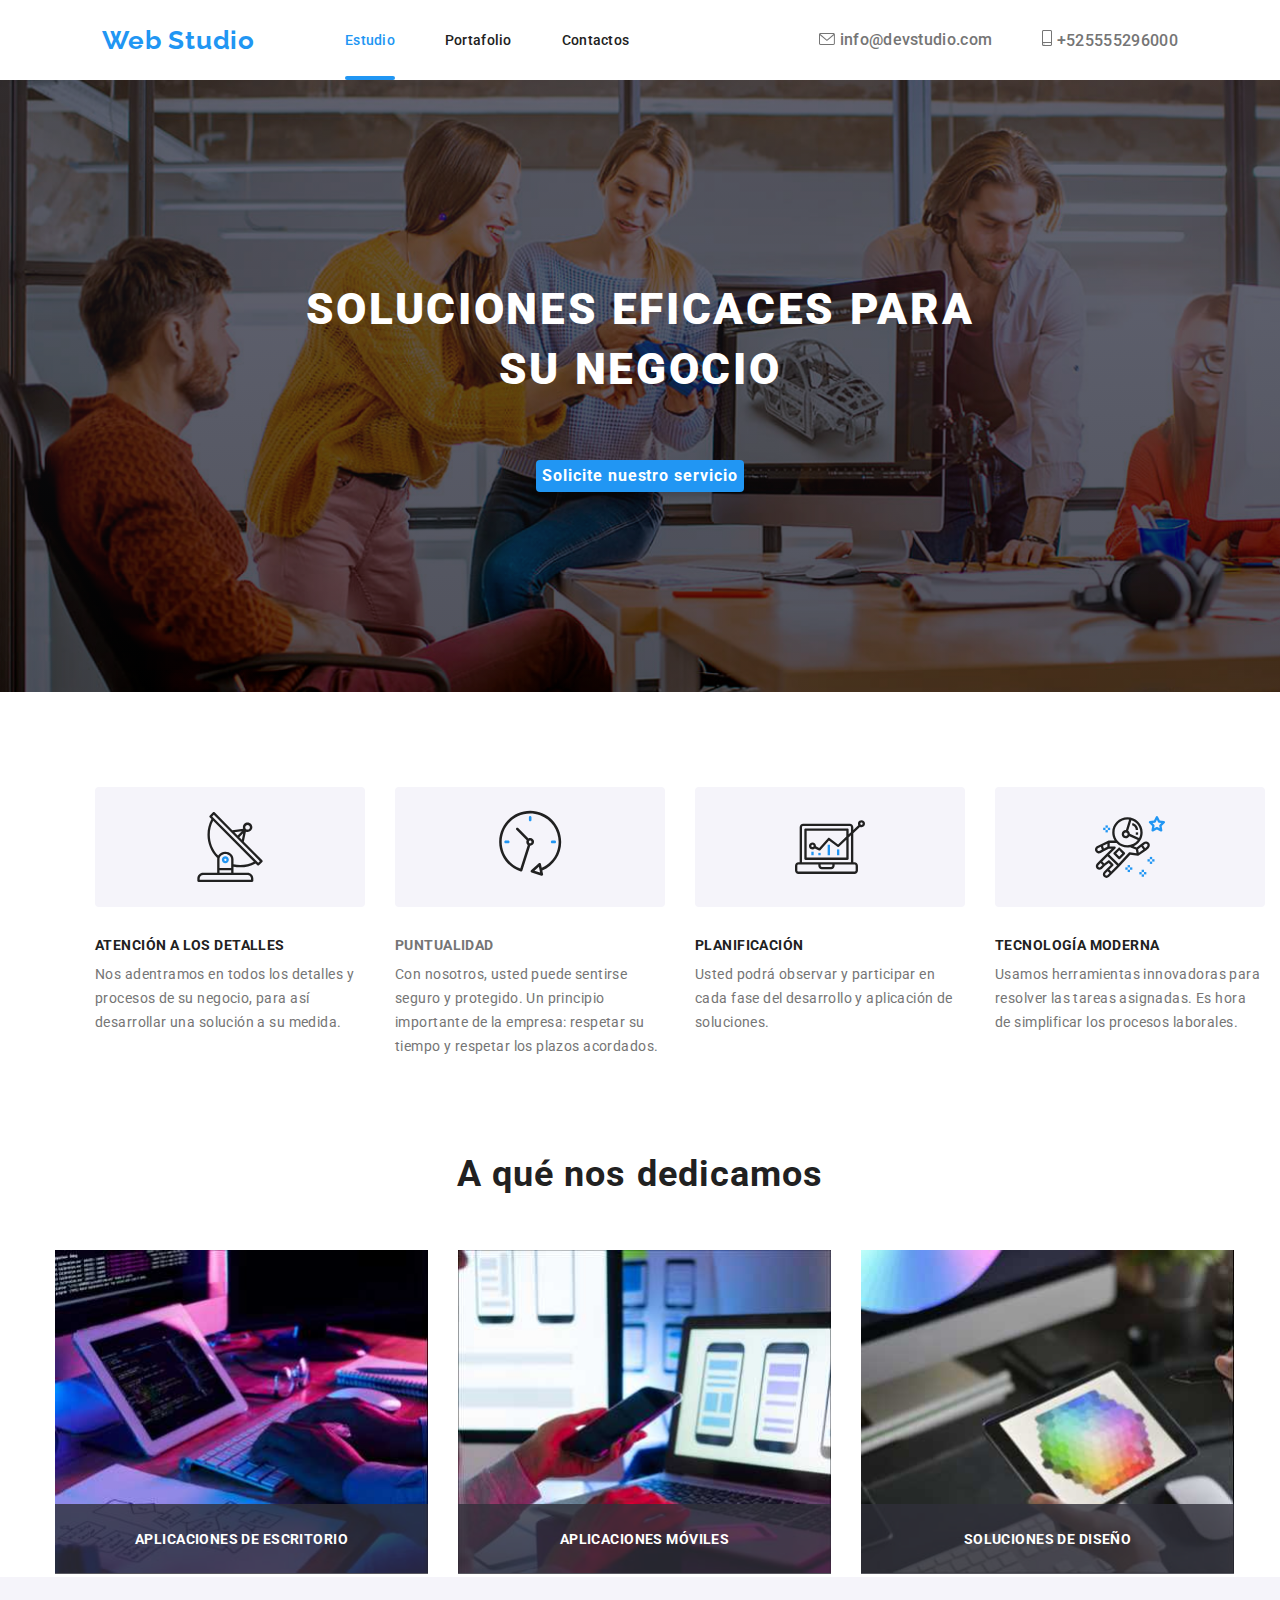
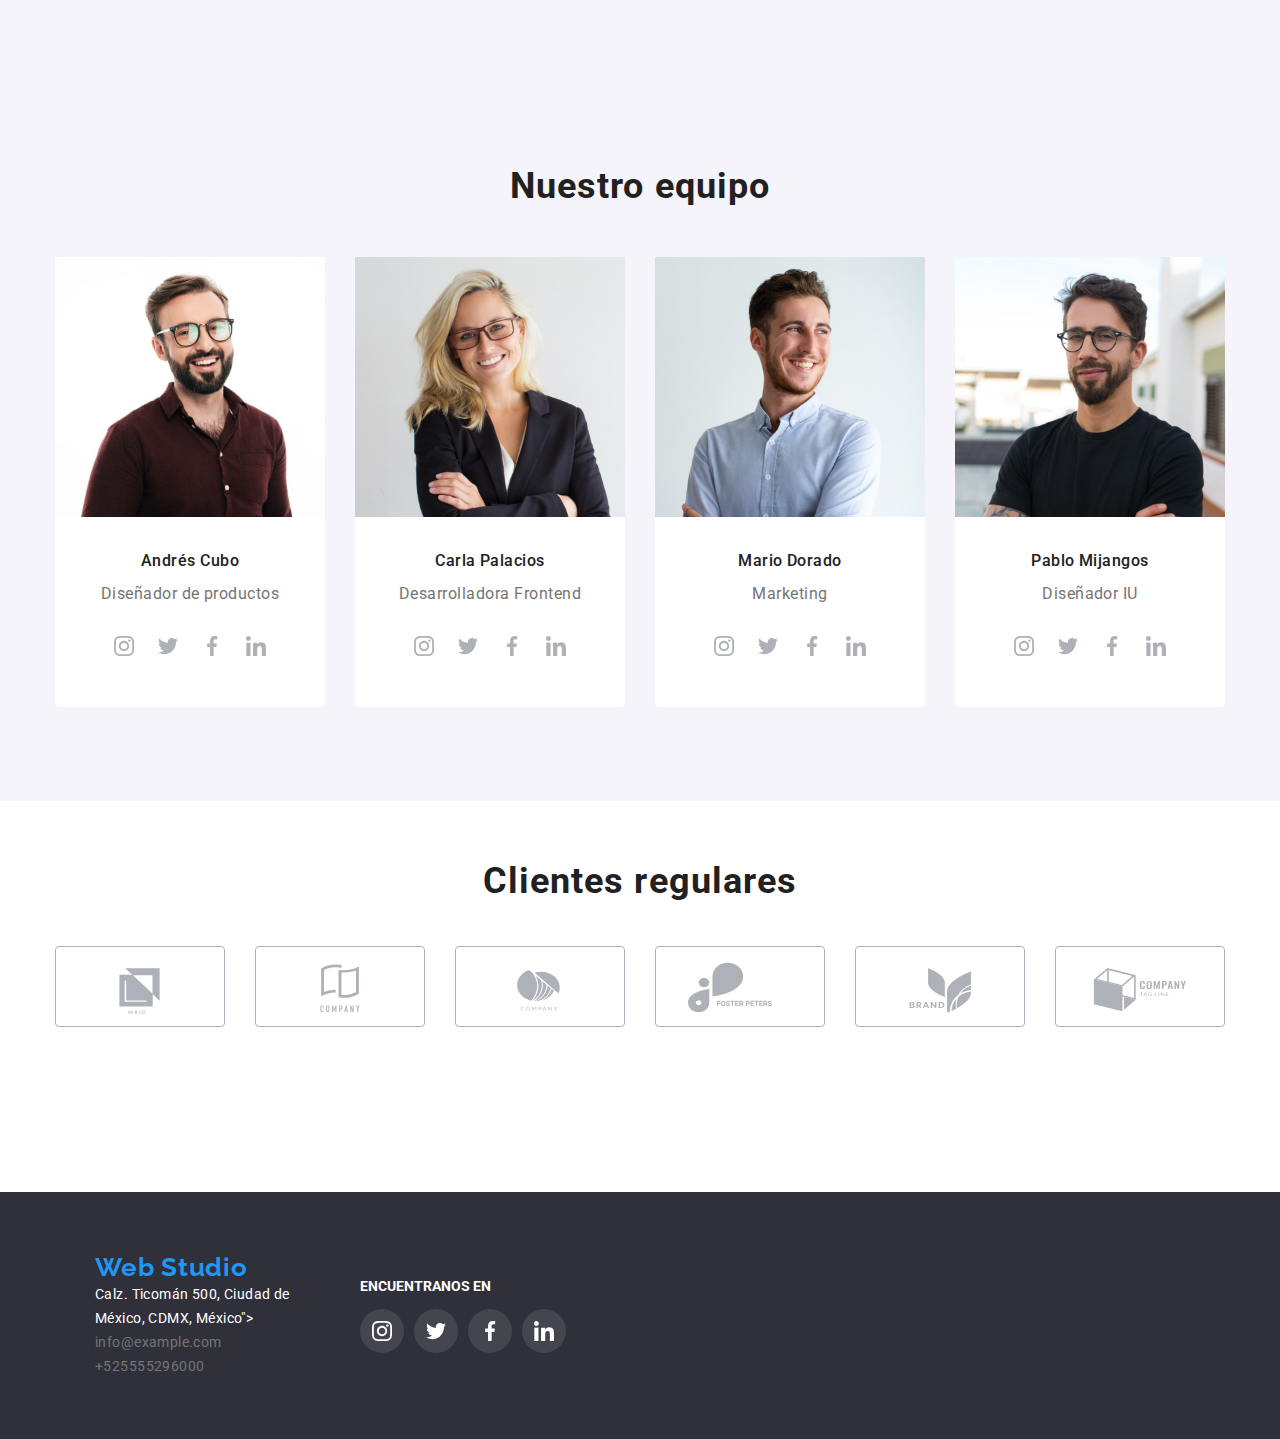
<file: index.html>
<!DOCTYPE html>
<html lang="es">
  <head>
    <meta charset="UTF-8" />
    <meta name="viewport" content="width=device-width, initial-scale=1.0" />
    <title>Tarea número 4</title>
    <link
      rel="stylesheet"
      href="https://cdnjs.cloudflare.com/ajax/libs/modern-normalize/1.0.0/modern-normalize.min.css"
    />
    <link rel="stylesheet" href="./css/styles.css" />
  </head>

  <body>
    <header class="container flex-header">
      <nav class="flex-navegation">
        <a class="name p-name" href="#">Web Studio</a>
        <ul class="header-list">
          <li class="header-items">
            <a class="link-header header_menu current decoration" href="./index.html"
              >Estudio</a
            >
          </li>
          <li class="header-items">
            <a class="link-header" href="./portfolio.html">Portafolio</a>
          </li>
          <li class="header-items">
            <a class="link-header" href="#">Contactos</a>
          </li>
        </ul>
      </nav>

      <ul class="second-list flex-contact">
        <li class="second-items">
          <a class="gris a" 
          href="mailto:info@devstudio.com">
          <svg class="icon-header">
            <use
              class="email"
              href="./img/icons/symbol-defs.svg#icon-headersobre"
            ></use>
          </svg>
          info@devstudio.com </a>
        </li>

        <li class="second-items">
          <a class="gris a" href="tel:+525555296000">
            <svg class="icon-cel">
              <use
                href="./img/icons/symbol-defs.svg#icon-headertelfonointeligente"
              ></use>
            </svg>
            +525555296000</a>
        </li>
      </ul>
    </header>


    <id="main" class="principal">
      <section class="main-section">

        <div class="container">
          <h1 class="white">SOLUCIONES EFICACES PARA SU NEGOCIO</h1>

          <div class="position">
            <button class="mainbutton" type="button" data-modal-open>
              Solicite nuestro servicio
            </button>
          </div>

          <div class="backdrop is-hidden" data-modal>
          <div class="modal">
            <button class="botón-modal" type="button" data-modal-close>
              <svg class="icon-modal" width="18" height="18">
                <use class="x-icon" href="./img/icons/X.svg#iconXclose-black-18dp-2-1">
                </use>
              </svg>
            </button>
          </div>
          </div>

        </div>

      </section>

      <section id="charact" class="container-section container">
        <ul class="list flex-services p-0">
          <li class="items">
            <div class="div-icon">
              <svg class="lienzo-services" width="70">
                <use
                  class="iconmain"
                  href="./img/icons/symbol-defsMain.svg#icon-Mainantena"
                ></use>
              </svg>
            </div>
            <h3 class="subtitle">ATENCIÓN A LOS DETALLES</h3>
            <p class="parrafo">
              Nos adentramos en todos los detalles y procesos de su negocio,
              para así desarrollar una solución a su medida.
            </p>
          </li>
          <li class="items">
            <div class="div-icon">
              <svg class="lienzo-services" width="70">
                <use
                  class="iconmain"
                  href="./img/icons/symbol-defsMain.svg#icon-Mainreloj"
                ></use>
              </svg>
            </div>
            <h3 class="subtitle-dos">PUNTUALIDAD</h3>
            <p class="parrafo">
              Con nosotros, usted puede sentirse seguro y protegido. Un
              principio importante de la empresa: respetar su tiempo y respetar
              los plazos acordados.
            </p>
          </li>
          <li class="items">
            <div class="div-icon">
              <svg class="lienzo-services" width="70">
                <use
                  class="iconmain"
                  href="./img/icons/symbol-defsMain.svg#icon-Maindiagrama"
                ></use>
              </svg>
            </div>
            <h3 class="subtitle">PLANIFICACIÓN</h3>
            <p class="parrafo">
              Usted podrá observar y participar en cada fase del desarrollo y
              aplicación de soluciones.
            </p>
          </li>
          <li class="items">
            <div class="div-icon">
              <svg class="lienzo-services" width="70">
                <use
                  class="iconmain"
                  href="./img/icons/symbol-defsMain.svg#icon-Mainastronauta"
                ></use>
              </svg>
            </div>
            <h3 class="subtitle">TECNOLOGÍA MODERNA</h3>
            <p class="parrafo">
              Usamos herramientas innovadoras para resolver las tareas
              asignadas. Es hora de simplificar los procesos laborales.
            </p>
          </li>
        </ul>
      </section>

      <section id="mision" class="container section">
        <div class="container-mision">
          <h2 class="sub">A qué nos dedicamos</h2>
        </div>
        
        <ul class="mision-list flex-mision">
          <li class="mision-items">

            <div class="imagen-container">
            <img src="./img/1.jpg" alt="Imagen 1" width="373" height="323"/>
            <p class="text-absolute">APLICACIONES DE ESCRITORIO</p>
           </div>

          </li>
          <li class="mision-items">

            <div class="imagen-container">
            <img src="./img/2.jpg" alt="Imagen 2" width="373" height="323" />
            <p class="text-absolute">APLICACIONES MÓVILES</p>
          </div>

          </li>
          <li class="mision-items">

            <div class="imagen-container">
            <img src="./img/3.jpg" alt="Imagen 3" width="373" height="323" />
            <p class="text-absolute">SOLUCIONES DE DISEÑO</p>
          </div>

          </li>
        </ul>

      </section>
      <section id="team" class="section section-team">
        <div class="container">
          <div class="container-team">
            <h2 class="sub">Nuestro equipo</h2>
          </div>
          
          <ul class="teamlist-card flex-card">
            <li class="teamitem-card">
              <img
                src="./img/Equipo1.jpg"
                alt="Tarjeta del quipo 1"
                width="270"
                height="260"
              />
              <h3 class="subname">Andrés Cubo</h3>
              <p class="parrafod">Diseñador de productos</p>
              <ul class="list-logo">
                <li class="item-logo">
                  <a href="#" class="icons-links" rel="noopener noreffer" target="_blank">
       <svg width="20" height="20">
                    <use
                      href="./img/icons/symbol-defsMain.svg#icon-Maininstagram"
                    ></use>
                  </svg>
                </a>
                </li>
                <li class="item-logo">
                  <a href="#" class="icons-links" rel="noopener noreffer" target="_blank">
                  <svg width="20" height="20">
                  <use 
                    href="./img/icons/symbol-defsMain.svg#icon-Maintwitter"
                  ></use>
                </svg>
              </a>
              </li>
                <li class="item-logo">
                  <a href="#" class="icons-links" rel="noopener noreffer" target="_blank">
                  <svg width="20" height="20">
                    <use
                      href="./img/icons/symbol-defsMain.svg#icon-Mainfacebook"
                    ></use>
                  </svg>
                </a>
                </li>
                <li class="item-logo">
                  <a href="#" class="icons-links" rel="noopener noreffer" target="_blank"></href>
                  <svg width="20" height="20">
                    <use 
                      href="./img/icons/symbol-defsMain.svg#icon-Mainlinkedin"
                    ></use>
                  </svg>
                </a>
                </li>
              </ul>
            </li>
            <li class="teamitem-card">
              <img
                src="./img/equipo2.jpg"
                alt="Tarjeta del equipo 2"
                width="270"
                height="260"
              />
              <h3 class="subname">Carla Palacios</h3>
              <p class="parrafod">Desarrolladora Frontend</p>
              <ul class="list-logo">
                <li class="item-logo">
                  <a href="#" class="icons-links" rel="noopener noreffer" target="_blank">
       <svg width="20" height="20">
                    <use
                      href="./img/icons/symbol-defsMain.svg#icon-Maininstagram"
                    ></use>
                  </svg>
                </a>
                </li>
                <li class="item-logo">
                  <a href="#" class="icons-links" rel="noopener noreffer" target="_blank">
                  <svg width="20" height="20">
                  <use
                    href="./img/icons/symbol-defsMain.svg#icon-Maintwitter"
                  ></use>
                </svg>
              </a>
              </li>
                <li class="item-logo">
                  <a href="#" class="icons-links" rel="noopener noreffer" target="_blank">
                  <svg width="20" height="20">
                    <use
                      href="./img/icons/symbol-defsMain.svg#icon-Mainfacebook"
                    ></use>
                  </svg>
                </a>
                </li>
                <li class="item-logo">
                  <a href="#" class="icons-links" rel="noopener noreffer" target="_blank"></href>
                  <svg width="20" height="20">
                    <use
                      href="./img/icons/symbol-defsMain.svg#icon-Mainlinkedin"
                    ></use>
                  </svg>
                </a>
                </li>
              </ul>
            </li>
          

            <li class="teamitem-card">
              <img
                src="./img/equipo3.jpg"
                alt="Tarjeta del equipo 3"
                width="270"
                height="260"
              />
              <h3 class="subname">Mario Dorado</h3>
              <p class="parrafod">Marketing</p>
              <ul class="list-logo">
                <li class="item-logo">
                  <a href="#" class="icons-links" rel="noopener noreffer" target="_blank">
       <svg width="20" height="20">
                    <use
                      href="./img/icons/symbol-defsMain.svg#icon-Maininstagram"
                    ></use>
                  </svg>
                </a>
                </li>
                <li class="item-logo">
                  <a href="#" class="icons-links" rel="noopener noreffer" target="_blank">
                  <svg width="20" height="20">
                  <use
                    href="./img/icons/symbol-defsMain.svg#icon-Maintwitter"
                  ></use>
                </svg>
              </a>
              </li>
                <li class="item-logo">
                  <a href="#" class="icons-links" rel="noopener noreffer" target="_blank">
                  <svg width="20" height="20">
                    <use
                      href="./img/icons/symbol-defsMain.svg#icon-Mainfacebook"
                    ></use>
                  </svg>
                </a>
                </li>
                <li class="item-logo">
                  <a href="#" class="icons-links" rel="noopener noreffer" target="_blank"></href>
                  <svg width="20" height="20">
                    <use
                      href="./img/icons/symbol-defsMain.svg#icon-Mainlinkedin"
                    ></use>
                  </svg>
                </a>
                </li>
              </ul>
            </li>
            <li class="teamitem-card">
              <img
                src="./img/equipo4.jpg"
                alt="Tarjeta del equipo 4"
                width="270"
                height="260"
              />
              <h3 class="subname">Pablo Mijangos</h3>
              <p class="parrafod">Diseñador IU</p>
              <ul class="list-logo">
                <li class="item-logo">
                  <a href="#" class="icons-links" rel="noopener noreffer" target="_blank">
                  <svg width="20" height="20">
                    <use
                      href="./img/icons/symbol-defsMain.svg#icon-Maininstagram"
                    ></use>
                  </svg>
                </a>
                </li>
                </li>
                <li class="item-logo">
                  <a href="#" class="icons-links" rel="noopener noreffer" target="_blank">
                  <svg width="20" height="20">
                  <use
                    href="./img/icons/symbol-defsMain.svg#icon-Maintwitter"
                  ></use>
                </svg>
              </a>
              </li>
                <li class="item-logo">
                  <a href="#" class="icons-links" rel="noopener noreffer" target="_blank">
                  <svg width="20" height="20">
                    <use
                      href="./img/icons/symbol-defsMain.svg#icon-Mainfacebook"
                    ></use>
                  </svg>
                </a>
                </li>
                <li class="item-logo">
                  <a href="#" class="icons-links" rel="noopener noreffer" target="_blank"></href>
                  <svg width="20" height="20">
                    <use
                      href="./img/icons/symbol-defsMain.svg#icon-Mainlinkedin"
                    ></use>
                  </svg>
                </a>
                </li>
              </ul>
            </li>
          </ul>
        </div>
      </section>

      <section class="section-clientes">
        <div class="container">
          <h2 class="sub clientes">Clientes regulares</h2>
          <ul class="list-clientes">
            <li class="item-clientes">
              <div class="div-clientes">
                <svg width="106" height="52.826">
                  <use
                    href="./img/icons/symbol-defsMain.svg#icon-MainLogo"
                  ></use>
                </svg>
              </div>
            </li>
            <li class="item-clientes">
              <div class="div-clientes">
                <svg width="106" height="52.826">
                  <use
                    href="./img/icons/symbol-defsMain.svg#icon-MainLogo1"
                  ></use>
                </svg>
              </div>
            </li>
            <li class="item-clientes">
              <div class="div-clientes">
                <svg width="106" height="52.826">
                  <use
                    href="./img/icons/symbol-defsMain.svg#icon-MainLogo2"
                  ></use>
                </svg>
              </div>
            </li>
            <li class="item-clientes">
              <div class="div-clientes">
                <svg width="106" height="52.826">
                  <use href="./img/icons/grupo.svg#icon-Maingrupo"></use>
                </svg>
              </div>
            </li>
            <li class="item-clientes">
              <div class="div-clientes">
                <svg width="106" height="52.826">
                  <use
                    href="./img/icons/symbol-defsMain.svg#icon-MainLogo3"
                  ></use>
                </svg>
              </div>
            </li>
            <li class="item-clientes">
              <div class="div-clientes">
                <svg width="106" height="52.826">
                  <use
                    href="./img/icons/symbol-defsMain.svg#icon-MainLogo4"
                  ></use>
                </svg>
              </div>
            </li>
          </ul>
        </div>
      </section>
    </main>

    <footer>
      <address class="footer">
        <div class="container foot">
          <ul class="info-list">
            <li class="info-item">
              <a class="name" href="#">Web Studio</a>
            </li>
            <li class="info">
              <a
                class="link-foot"
                href="https://goo.gl/maps/L9u1Q98ZNXVA683N9"
                rel="nopener noreffer"
                target="blank"
                >Calz. Ticomán 500, Ciudad de <br>
                México, CDMX, México"></br></a
              >
            </li>
            <li class="info">
              <a class="link-footer" href="mailto:info@example.com"
                >info@example.com</a
              >
            </li>
            <li class="info">
              <a class="link-footer" href="tel:+525555296000">+525555296000</a>
            </li>
          </ul>
          <div class="footer-div">
          <h3 class="footer-item">ENCUENTRANOS EN</h3>
            <ul class="contact-footer">
            <li class="footer-items">
              <a href="#" class="icons-footer" rel="noopener noreffer" target="_blank">
                <svg width="20" height="20">
                  <use
                    class="iconmain"
                    href="./img/icons/symbol-defsMain.svg#icon-Maininstagram"
                  ></use>
                </svg>
              </a>
                <li>
                  <a href="#" class="icons-footer" rel="noopener noreffer" target="_blank">
                <svg width="20" height="20">
                  <use
                    class="iconmain"
                    href="./img/icons/symbol-defsMain.svg#icon-Maintwitter"
                  ></use>
                </svg>
              </a>
            </li>
                <li> 
                  <a href="#" class="icons-footer" rel="noopener noreffer" target="_blank">
                <svg width="20" height="20">
                  <use
                    class="iconmain"
                    href="./img/icons/symbol-defsMain.svg#icon-Mainfacebook"
                  ></use>
                </svg>
              </a>
            </li>
                <li>
                  <a href="#" class="icons-footer" rel="noopener noreffer" target="_blank">
                <svg width="20" height="20">
                  <use
                    class="iconmain"
                    href="./img/icons/symbol-defsMain.svg#icon-Mainlinkedin"
                  ></use>
                </svg>
              </a>
            </li>
          </ul>
        </div>
        </div>
      </address>
    </footer>
    <script src="./js/modal.js"></script>
  </body>
</html>
</file>
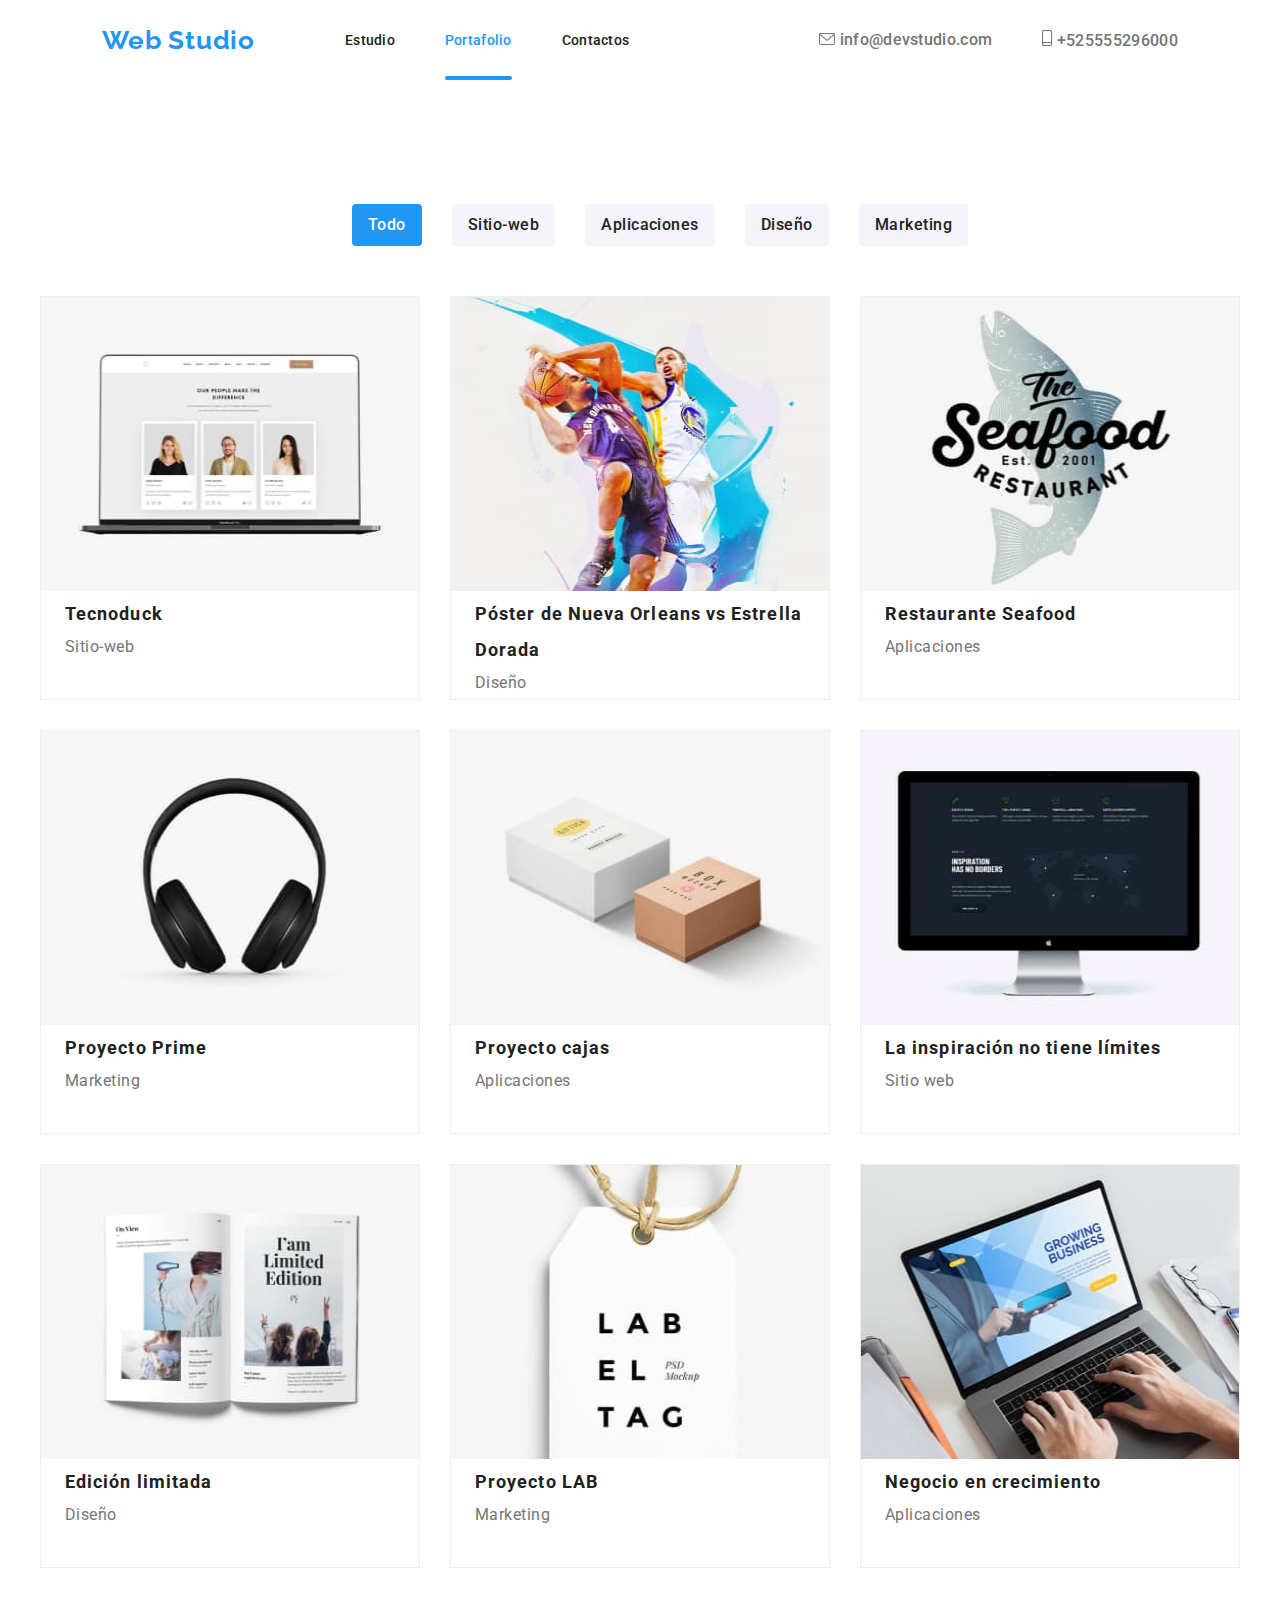
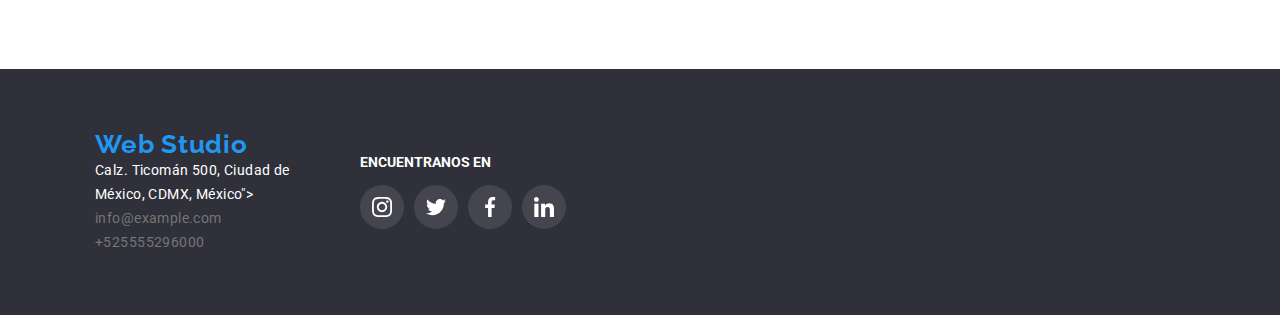
<file: portfolio.html>
<!DOCTYPE html>
<html lang="en">
  <head>
    <meta charset="UTF-8" />
    <meta name="viewport" content="width=device-width, initial-scale=1.0" />
    <title>Portafolio</title>
    <link
      rel="stylesheet"
      href="https://cdnjs.cloudflare.com/ajax/libs/modern-normalize/1.0.0/modern-normalize.min.css"
    />
    <link rel="stylesheet" href="./css/styles.css" />
  </head>

  <body>
    <header class="container flex-header">
      <nav class="flex-navegation">
        <a class="name p-name" href="#">Web Studio</a>
        <ul class="header-list">
          <li class="header-items">
            <a class="link-header" href="./index.html"
              >Estudio</a
            >
          </li>
          <li class="header-items">
            <a class="link-header header_menu current decoration" href="./portfolio.html">Portafolio</a>
          </li>
          <li class="header-items">
            <a class="link-header" href="#">Contactos</a>
          </li>
        </ul>
      </nav>

      <ul class="second-list flex-contact">
        <li class="second-items">
          <a class="gris a" 
          href="mailto:info@devstudio.com">
          <svg class="icon-header">
            <use
              class="email"
              href="./img/icons/symbol-defs.svg#icon-headersobre"
            ></use>
          </svg>
          info@devstudio.com </a>
        </li>

        <li class="second-items">
          <a class="gris a" href="tel:+525555296000">
            <svg class="icon-cel">
              <use
                href="./img/icons/symbol-defs.svg#icon-headertelfonointeligente"
              ></use>
            </svg>
            +525555296000</a>
        </li>
      </ul>
    </header>

    <main class="principal">
      <seccion class="principal-section container">
        <div class="container target">
          <ul class="principal-list flexp">
            <li class="principal-item">
              <button class="button todo">Todo</button>
            </li>
            <li class="principal-item">
              <a class="link-item" href="#"></a>
              <button class="button">Sitio-web</button>
            </li>
            <li class="principal-item">
              <a class="link-item" href="#"></a>
              <button class="button">Aplicaciones</button>
            </li>
            <li class="principal-item">
              <a class="link-item" href="#"></a>
              <button class="button">Diseño</button>
            </li>
            <li class="principal-item">
              <a class="link-item" href="#"></a>
              <button class="button">Marketing</button>
            </li>
          </ul>
        </div>

        <div class="container tarjeta">
          <ul class="img-section flexp">
            
            
              <li class="img-item">
                <div class="tarjeta-container">
              <img class="tarjeta-absolute"
                src="./img/Foto3personas.jpg"
                alt="Trespersonas"
                width="378"
                height="294"/>
              <p class="text-tarjeta">Tecnoduck es una plataforma de distribución de coronavirus de última generación. Las compañías usan esta plataforma para el espionaje digital y los ataques a los servidores seguros de la competencia.</p>
            </div>
            <div>
             <h3 class="grafic">Tecnoduck</h3>
              <p class="text">Sitio-web</p>
            </div>
            </li>
          
            <li class="img-item">
              <div class="tarjeta-container">
              <img
                src="./img/Basket.jpg"
                alt="Jugadores"
                width="378"
                height="294"
              />
              <p class="text-tarjeta">Lorem ipsum, dolor sit amet consectetur adipisicing elit. Facilis qui, maiores eaque tempore nesciunt sequi! Facere sunt aut iusto commodi iure neque voluptatem explicabo? Qui exercitationem eligendi tenetur atque placeat.</p>
            </div>
            <div>
              <h3 class="grafic">Póster de Nueva Orleans vs Estrella Dorada</h3>
              <p class="text">Diseño</p>
            </div>
            </li>
            <li class="img-item">
              <div class="tarjeta-container">
              <img
                src="./img/seafoodrestaurant.jpg"
                alt="Seafood"
                width="378"
                height="294"
              />
              <p class="text-tarjeta">Lorem ipsum, dolor sit amet consectetur adipisicing elit. Facilis qui, maiores eaque tempore nesciunt sequi! Facere sunt aut iusto commodi iure neque voluptatem explicabo? Qui exercitationem eligendi tenetur atque placeat.</p>
            </div>
            <div>
              <h3 class="grafic">Restaurante Seafood</h3>
              <p class="text">Aplicaciones</p>
            </div>
            </li>
            <li class="img-item">
              <div class="tarjeta-container">
              <img
                src="./img/Audífonos.jpg"
                alt="Audífonos"
                width="378"
                height="294"
              />
              <p class="text-tarjeta">Lorem ipsum, dolor sit amet consectetur adipisicing elit. Facilis qui, maiores eaque tempore nesciunt sequi! Facere sunt aut iusto commodi iure neque voluptatem explicabo? Qui exercitationem eligendi tenetur atque placeat.</p>
            </div>
            <div>
              <h3 class="grafic">Proyecto Prime</h3>
              <p class="text">Marketing</p>
            </div>
            </li>
            <li class="img-item">
              <div class="tarjeta-container">
              <img
                src="./img/Cajablancayrosa.jpg"
                alt="Proyecto_cajas"
                width="378"
                height="294"
              />
              <p class="text-tarjeta">Lorem ipsum, dolor sit amet consectetur adipisicing elit. Facilis qui, maiores eaque tempore nesciunt sequi! Facere sunt aut iusto commodi iure neque voluptatem explicabo? Qui exercitationem eligendi tenetur atque placeat.</p>
            </div>
            <div>
              <h3 class="grafic">Proyecto cajas</h3>
              <p class="text">Aplicaciones</p>
            </div>
            </li>
            <li class="img-item">
              <div class="tarjeta-container">
              <img
                src="./img/Monitor.jpg"
                alt="Monitor"
                width="378"
                height="294"
              />
              <p class="text-tarjeta">Lorem ipsum, dolor sit amet consectetur adipisicing elit. Facilis qui, maiores eaque tempore nesciunt sequi! Facere sunt aut iusto commodi iure neque voluptatem explicabo? Qui exercitationem eligendi tenetur atque placeat.</p>
            </div>
            <div>
              <h3 class="grafic">La inspiración no tiene límites</h3>
              <p class="text">Sitio web</p>
            </div>
            </li>
            <li class="img-item">
              <div class="tarjeta-container">
              <img
                src="./img/Revista.jpg"
                alt="Imagenrevista"
                width="378"
                height="294"
              />
              <p class="text-tarjeta">Lorem ipsum, dolor sit amet consectetur adipisicing elit. Facilis qui, maiores eaque tempore nesciunt sequi! Facere sunt aut iusto commodi iure neque voluptatem explicabo? Qui exercitationem eligendi tenetur atque placeat.</p>
            </div>
            <div>
              <h3 class="grafic">Edición limitada</h3>
              <p class="text">Diseño</p>
            </div>
            </li>
            <li class="img-item">
              <div class="tarjeta-container">
              <img
                src="./img/etiqueta.jpg"
                alt="Etiqueta"
                width="378"
                height="294"
              />
              <p class="text-tarjeta">Lorem ipsum, dolor sit amet consectetur adipisicing elit. Facilis qui, maiores eaque tempore nesciunt sequi! Facere sunt aut iusto commodi iure neque voluptatem explicabo? Qui exercitationem eligendi tenetur atque placeat.</p>
            </div>
            <div>
              <h3 class="grafic">Proyecto LAB</h3>
              <p class="text">Marketing</p>
            </div>
            </li>
            <li class="img-item">
              <div class="tarjeta-container">
              <img
                src="img/portátil.jpg"
                alt="Portátil"
                width="378"
                height="294"
              />
              <p class="text-tarjeta">Lorem ipsum, dolor sit amet consectetur adipisicing elit. Facilis qui, maiores eaque tempore nesciunt sequi! Facere sunt aut iusto commodi iure neque voluptatem explicabo? Qui exercitationem eligendi tenetur atque placeat.</p>
            </div>
            <div>
              <h3 class="grafic">Negocio en crecimiento</h3>
              <p class="text">Aplicaciones</p>
            </div>
            </li>
          </ul>
        </div>
      </seccion>
    </main>

    <footer>
      <address class="footer">
        <div class="container foot">
          <ul class="info-list">
            <li class="info-item">
              <a class="name" href="#">Web Studio</a>
            </li>
            <li class="info">
              <a
                class="link-foot"
                href="https://goo.gl/maps/L9u1Q98ZNXVA683N9"
                rel="nopener noreffer"
                target="blank"
                >Calz. Ticomán 500, Ciudad de <br>
                México, CDMX, México"></br></a
              >
            </li>
            <li class="info">
              <a class="link-footer" href="mailto:info@example.com"
                >info@example.com</a
              >
            </li>
            <li class="info">
              <a class="link-footer" href="tel:+525555296000">+525555296000</a>
            </li>
          </ul>
          <div class="footer-div">
          <h3 class="footer-item">ENCUENTRANOS EN</h3>
            <ul class="contact-footer">
            <li class="footer-items">
              <a href="#" class="icons-footer" rel="noopener noreffer" target="_blank">
                <svg width="20" height="20">
                  <use
                    class="iconmain"
                    href="./img/icons/symbol-defsMain.svg#icon-Maininstagram"
                  ></use>
                </svg>
              </a>
                <li>
                  <a href="#" class="icons-footer" rel="noopener noreffer" target="_blank">
                <svg width="20" height="20">
                  <use
                    class="iconmain"
                    href="./img/icons/symbol-defsMain.svg#icon-Maintwitter"
                  ></use>
                </svg>
              </a>
            </li>
                <li> 
                  <a href="#" class="icons-footer" rel="noopener noreffer" target="_blank">
                <svg width="20" height="20">
                  <use
                    class="iconmain"
                    href="./img/icons/symbol-defsMain.svg#icon-Mainfacebook"
                  ></use>
                </svg>
              </a>
            </li>
                <li>
                  <a href="#" class="icons-footer" rel="noopener noreffer" target="_blank">
                <svg width="20" height="20">
                  <use
                    class="iconmain"
                    href="./img/icons/symbol-defsMain.svg#icon-Mainlinkedin"
                  ></use>
                </svg>
              </a>
            </li>
          </ul>
        </div>
        </div>
      </address>
    </footer>
  </body>
</html>
</file>
<file: css/styles.css>
@import url("https://fonts.googleapis.com/css2?family=Raleway:ital,wght@0,100;0,200;0,300;0,400;0,500;0,600;0,700;0,800;0,900;1,100;1,200;1,300;1,400;1,500;1,600;1,700;1,800;1,900&display=swap");

@import url("https://fonts.googleapis.com/css2?family=Roboto:ital,wght@0,100;0,300;0,400;0,500;0,700;0,900;1,100;1,300;1,400;1,500;1,700;1,900&display=swap");

.svg {
  fill: currentColor;
}
.a {
  color: currentColor;
  text-decoration: none;
}
.ul {
  list-style-type: none;
}
:root {
  --brand-color: rgb(33, 150, 243);
}

.second-items:hover .icon-header {
  fill: rgb(33, 150, 243);
}
.second-items:hover .icon-cel {
  fill: rgb(33, 150, 243);
}
.second-items:hover .gris {
  color: rgb(33, 150, 243);
}
.second-items:focus .icon-header {
  fill: rgb(33, 150, 243);
}
.second-items:focus .icon-cel {
  fill: rgb(33, 150, 243);
}
.second-items:focus .gris {
  color: rgb(33, 150, 243);
}
.name {
  color: var(--brand-color);
  text-decoration: none;
  font-weight: 700;
  line-height: 1.17;
  letter-spacing: 0.03em;
  font-family: "Raleway", sans-serif;
  font-size: 26px;
  font-style: normal;
}
.header-list .header-items .link-header {
  color: rgb(33, 33, 33);
  font-family: "Roboto", sans-serif;
  text-decoration: none;
  font-weight: 500;
  line-height: 1.17;
  letter-spacing: 0.02em;
  font-size: 14px;
}
.header-list .header-items .link-header:hover {
color: rgb(33, 150, 243);
}
.header-list {
  padding: 0;
  list-style: none;
  margin: 0px;
}
.second-items {
  color: rgb(117, 117, 117);
  font-family: "Roboto", sans-serif;
  font-weight: 500;
  line-height: 1.17;
  letter-spacing: 0.02em;

  display: flex;
  align-items: center;
}
.mision-list {
  list-style: none;
  padding: 0px;
}
.teamlist-card {
  list-style: none;
  padding: 0px;
}
.main-section {
  background-image: linear-gradient(to bottom,
  rgba(47, 48, 58, 0.4),
  rgba(0, 0, 0, 0.4)
  ), url(../img/Soluciones.png);
  background-size: cover;
  background-repeat: no-repeat;
  width: auto;
  height: auto;
}

.white {
  color: rgb(255, 255, 255);
  font-family: "Roboto", sans-serif;
  font-weight: 900;
  line-height: 1.36;
  letter-spacing: 0.06em;
  text-align: center;
  font-size: 44px;
  margin: 0px;
  padding-top: 200px; 
  padding-left: 250px;
  padding-right: 250px;*/
}
.mainbutton {
  color: #ffffff;
  background-color: rgb(33, 150, 243);
  border: none;
  cursor: pointer;
  font-family: "Roboto", sans-serif;
  font-weight: 700;
  line-height: 1.87;
  letter-spacing: 0.06em;
  text-align: center;
  font-size: 16px;
  border-radius: 4px;
  box-shadow: 0px 4px 4px 0px rgba(0, 0, 0, 0.15);
}
.subtitle {
  color: rgb(33, 33, 33);
  font-family: "Roboto", sans-serif;
  font-weight: 700;
  line-height: 1.17;
  letter-spacing: 0.03em;
  text-align: left;
  font-size: 14px;
}
.subtitle-dos {
  color: rgb(117, 117, 117);
  font-family: "Roboto", sans-serif;
  font-weight: 700;
  letter-spacing: 0.03em;
  text-align: left;
  font-size: 14px;
  line-height: 1.17;
}
.parrafo {
  color: rgb(117, 117, 117);
  font-family: "Roboto", sans-serif;
  font-weight: 400;
  line-height: 1.71;
  letter-spacing: 0.03em;
  text-align: left;
  font-size: 14px;
  padding-top: 10px;
}
.parrafod {
  color: rgb(117, 117, 117);
  font-family: "Roboto", sans-serif;
  font-weight: 400;
  line-height: 1.71;
  letter-spacing: 0.03em;
  text-align: left;
  font-size: 16px;
}
.sub {
  color: rgb(33, 33, 33);
  font-family: "Roboto", sans-serif;
  font-weight: 700;
  line-height: 1.17;
  letter-spacing: 0.03em;
  text-align: center;
  font-size: 36px;
}
.sub.clientes {
  padding-top: 59px;
  padding-bottom: 44px;
}
.subname {
  color: rgb(33, 33, 33);
  font-family: "Roboto", sans-serif;
  font-weight: 500;
  line-height: 1.17;
  letter-spacing: 0.03em;
  font-size: 16px;
  padding-top: 30px;
  padding-bottom: 10px;
}
.info-list {
  background-color: #2f303a;
  list-style: none;
  gap: 70px;
}
.info .link-foot {
  color: rgb(255, 255, 255);
  font-family: "Roboto", sans-serif;
  text-decoration: none;
  font-weight: 400;
  line-height: 1.71;
  letter-spacing: 0.03em;
  font-size: 14px;
  font-style: normal;
}
.info .link-footer {
  color: rgb(117, 117, 117);
  font-family: "Roboto", sans-serif;
  text-decoration: none;
  font-weight: 400;
  line-height: 1.71;
  letter-spacing: 0.03em;
  font-size: 14px;
  font-style: normal;
}
* {
  font-family: "Roboto", sans-serif;
}
.button {
  color: rgb(33, 33, 33);
  background-color: rgb(245, 244, 250);
  border: none;
  cursor: pointer;
  font-weight: 500;
  line-height: 1.62;
  font-size: 16px;
  letter-spacing: 0.03em;
  border-radius: 4px;
}
.button.todo {
  background-color: rgb(33, 150, 243);
  color: rgb(255, 255, 255);
}
.button:hover {
  color: rgb(255, 255, 255);
  background-color: rgb(33, 150, 243);
}
.button:focus {
  color: rgb(255, 255, 255);
  background-color: rgb(33, 150, 243);
}
.grafic {
  color: rgb(33, 33, 33);
  font-weight: 700;
  line-height: 2;
  font-size: 18px;
  letter-spacing: 0.06em;
  padding-left: 24px;
  padding-right: 24px;
}
.text {
  color: rgb(117, 117, 117);
  font-weight: 400;
  line-height: 1.87;
  font-size: 16px;
  letter-spacing: 0.03em;
  padding-left: 24px;
  padding-right: 24px;
}
.img-section {
  list-style: none;
  gap: 20px;
}
.filetwo {
  list-style: none;
}
.filethree {
  list-style: none;
}
.principal-list {
  display: flex;
  list-style: none;
  justify-content: center;
  gap: 8px;
}
.main-section {
  background-color: rgb(47, 48, 58);
}
.container {
  width: 1200px;
  margin: 0 auto;
  padding: 0 15px;
}
.teamlist-card .teamitem-card {
  width: 270px;
  height: 450px;
  text-align: center;
  border-radius: 0px 0px 4px 4px;
  background: #fff;
}
.teamlist-card .teamitem-card:hover {
  box-shadow: 0px 2px 1px 0px rgba(0, 0, 0, 0.20), 0px 1px 1px 0px rgba(0, 0, 0, 0.14), 0px 1px 3px 0px rgba(0, 0, 0, 0.12);
}
.parrafod {
  text-align: center;
}
.img-section .img-item {
  width: 370px;
  height: 404px;
}
.flex-header {
  display: flex;
  justify-content: center;
  gap: 150px;
}
.flex-navegation {
  display: flex;
  align-items: center;
  gap: 90px;
}
.flex-contact {
  display: flex;
  align-items: center;
  gap: 50px;
}
.flexp {
 display: flex;
 flex-wrap: wrap;
 gap: 30px;
}
.img-item {
  flex-basis: calc((100% - 60px) / 3);
  border: 1px solid rgb(238, 238, 238);
  background: rgb(255, 255, 255);
}
.img-item:hover {
  box-shadow: 1px 4px 6px 0px rgba(0, 0, 0, 0.16), 0px 4px 4px 0px rgba(0, 0, 0, 0.06), 0px 1px 1px 0px rgba(0, 0, 0, 0.12)
}
.p-name {
  display: flex;
}
.header-list {
  display: flex;
  gap: 50px;
}
.second-list.flex {
  display: flex;
  gap: 50px;
}
* {
  margin: 0px;
}
.center {
  display: flex;
  flex-direction: column;
}
.mainbutton {
  justify-content: center;
}
.center {
  padding-bottom: 200px;
  padding-top: 30px;
  display: flex;
}
.list.flex {
  padding: 0px;
  column-gap: 30px;
}
.container-mision {
  padding-top: 94px;
  padding-bottom: 55px;
}
.container-team {
  padding-top: 118px;
  padding-bottom: 50px;
}
.teamlist-card.flex {
  padding-bottom: 94px;
}
.main-section .container {
  display: flex;
  flex-wrap: wrap;
  justify-content: center;
  gap: 30px;
}
.position {
  padding-top: 30px;
  padding-bottom: 200px;
}
.items {
  padding-top: 95px;
  list-style: none;
}
.p-0 {
  padding-top: 0px;
}
.container-mision {
  padding-top: 94px;
  padding-bottom: 55px;
}
.container-team {
  padding-top: 188px;
  padding-bottom: 50px;
}
.img-section.flex {
  flex-wrap: wrap;
}
.basis {
  flex-basis: calc(100% - 128px / 5);
}
.principal-list.flex {
  padding: 0px;
}
.img-section.flex {
  padding: 0px;
}
.principal-item {
  padding-top: 106px;
  padding-bottom: 50px;
}
.img-section {
  padding-bottom: 82px;
}
.container.flex-header {
  height: 80px;
}
.container-div {
  background-color: rgb(47, 48, 58);
}
.position {
  display: flex;
  justify-content: center;
}
.flex-services {
  display: flex;
  gap: 30px;
}
.flex-mision {
  display: flex;
  gap: 30px;
}
.flex-card {
  display: flex;
  gap: 30px;
}
.section-team {
  background-color: rgb(245, 244, 250);
  padding-bottom: 94px;
}
.footer {
  background-color: rgb(47, 48, 58);
}
.contact-footer {
  display: flex;
  list-style: none;
  padding: 0px;
  gap: 10px;
}
.img-section .flexp {
  padding: 0px;
}
.principal-section .container{
  padding: 0px;
}
.img-section {
  padding: 0px;
  padding-bottom: 82px;
}
.button {
  padding: 8px 16px;
}
.info-list {
  padding-top: 60px;
  padding-bottom: 60px;
}
.link-header.header_menu.current {
  color: rgb(33, 150, 243);
}
.icon-header{
  width: 16px;
  height: 12px;
  fill: #757575;
}
.icon-cel {
  width: 10px;
  height: 16px;
  fill: rgb(117, 117, 117);
}
.footer {
  display: flex;
}
.container.foot {
  display: flex;
  gap: 70px;
  align-items: center;
}
.footer-items {
display: flex;
 font-family: "Roboto", sans-serif;
 font-size: 14px;
 font-style: normal;
 color: rgb(255, 255, 255);
}
.footer-item {
font-family: "Roboto", sans-serif;
 font-size: 14px;
 font-style: normal;
 color: rgb(255, 255, 255);
}
.section-clientes {
padding-bottom: 165px;
}
.list-clientes {
  display: flex;
  flex-wrap: nowrap;
  padding-left: 0px;
  gap: 30px;
}
.item-clientes {
  display: flex;
  list-style: none;
  text-align: center;
  align-items: center;
  fill: rgb(175, 177, 184);
}
.item-clientes:hover {
fill: var(--brand-color);
}
.div-icon {
  width: 270px;
  height: 120px;
  border-radius: 4px;
background: rgb(245, 244, 250);
display: flex;
  justify-content: center;
  align-items: center;
  margin-bottom: 30px;
}
.div-lienzo {
  display: flex;
  width: 270px;
  justify-content: center;
  gap: 34px;
  padding-top: 16px;
  padding-bottom: 30px;
  }
.list-clientes {
  display: flex;
}
.div-clientes {
display: flex;
width: 170px;
height: 81px;
border-radius: 4px;
border: 1px solid rgb(175, 177, 184);
padding: 14px 32px 14px 32px;
}
.div-clientes:hover {
  border-color: var(--brand-color);
}
.footer-div {
  display: flex;
  flex-direction: column;
  gap: 15px;
}
.icons-footer {
  display: flex;
  width: 44px;
  height: 44px;
  align-items: center;
  justify-content: center;
  background-color: #2196F3;
  border-radius: 50%;
}
.list-logo {
  display: flex;
  padding-top: 28px;
  align-items: center;
  justify-content: center;
  padding: 0px;
}
.item-logo {
  display: flex;
  width: 44px;
  height: 44px; 
  margin-top: 16px;
}
.item-logo {
  justify-content: center;
  align-items: center;
}
.icons-links {
  display: flex;
  justify-content: center;
  align-items: center;
  width: 44px;
  height: 44px;
  border-radius: 50%;
  cursor: pointer;
  fill: rgb(175, 177, 184);
}
.icons-links:hover {
  fill: rgb(255, 255, 255);
  background-color: rgb(33, 150, 243);
}
.icons-links:focus {
  fill: rgb(255, 255, 255);
  background-color: rgb(33, 150, 243);
}
.icons-footer {
  display: flex;
  justify-content: center;
  align-items: center;
  width: 44px;
  height: 44px;
  border-radius: 50%;
  gap: 10px;
  fill: rgb(255, 255, 255);
  background-color: rgba(255, 255, 255, 0.102);
}
.icons-footer:hover {
  background-color: var(--brand-color);
}
.icons-footer:focus {
  background-color: var(--brand-color);
}
.backdrop {
  display: flex;
  position: fixed;
  width: 100%;
  height: 100%;
  top: 0;
  background: rgba(0, 0, 0, 0.2);
  z-index: 1;
  align-items: center;
  justify-content: center;
}
.backdrop.is-hidden {
  visibility: hidden;
  opacity: 0;
  pointer-events: none;
}
.modal {
  display: flex;
  padding-top: 8px;
  padding-right: 8px;
  justify-content: end;
  width: 520px;
  height: 580px;
  border-radius: 4px; 
  /* right: 33%;
  bottom: 5%; */
  background: rgb(255, 255, 255);
  box-shadow: 0px 2px 1px 0px rgba(0, 0, 0, 0.20), 0px 1px 1px 0px rgba(0, 0, 0, 0.14), 0px 1px 3px 0px rgba(0, 0, 0, 0.12);
}
.botón-modal {
display: flex;
/* position: absolute; */
align-items: center;
justify-content: center;
width: 30px;
height: 30px;
/* left: 67%;
top: 6%; */
border-radius: 50%;
border-color: rgba(0, 0, 0, 0.10);
}
.link-header.subrayado {
  display: flex;
  flex-direction: column;
}
.imagen-container {
  position: relative;
  overflow: hidden;
}
.text-absolute {
  bottom: 1%;
  position: absolute;
  width: 373px;
  height: 70px;
  background: rgba(47, 48, 58, 0.80);
  text-align: center;
  padding-top: 27px;
  color: #FFF;
  font-family: Roboto;
  font-size: 14px;
  font-style: normal;
  font-weight: 700;
  line-height: normal;
  letter-spacing: 0.42px;
  text-transform: uppercase;
}
.tarjeta-container {
position: relative;
overflow: hidden;
}
.tarjeta-container:hover > .text-tarjeta {
  top: 0%;
  cursor: pointer;
} 
.text-tarjeta {
  display: flex;
position: absolute;
top:100%;
width: 100%;
height: 100%;
padding-top: 10px;
padding-bottom: 10px;
padding-left: 25px;
padding-right: 25px;
align-items: center;
text-align: left;
font-family: Roboto;
font-size: 18px;
font-style: normal;
font-weight: 400;
line-height: 28px;
letter-spacing: 0.54px;
background: rgba(33, 150, 243, 0.90);
color: #FFF;
transition: top 250ms ease;
}
.header-items {
  position: relative;
}
.decoration::before {
  position: absolute;
  display: inline-block;
  bottom: -165%;
content: "";
width: 100%;
height: 4px;
background-color: rgb(33, 150, 243);
cursor: auto;
border-radius: 2px;
}
</file>
